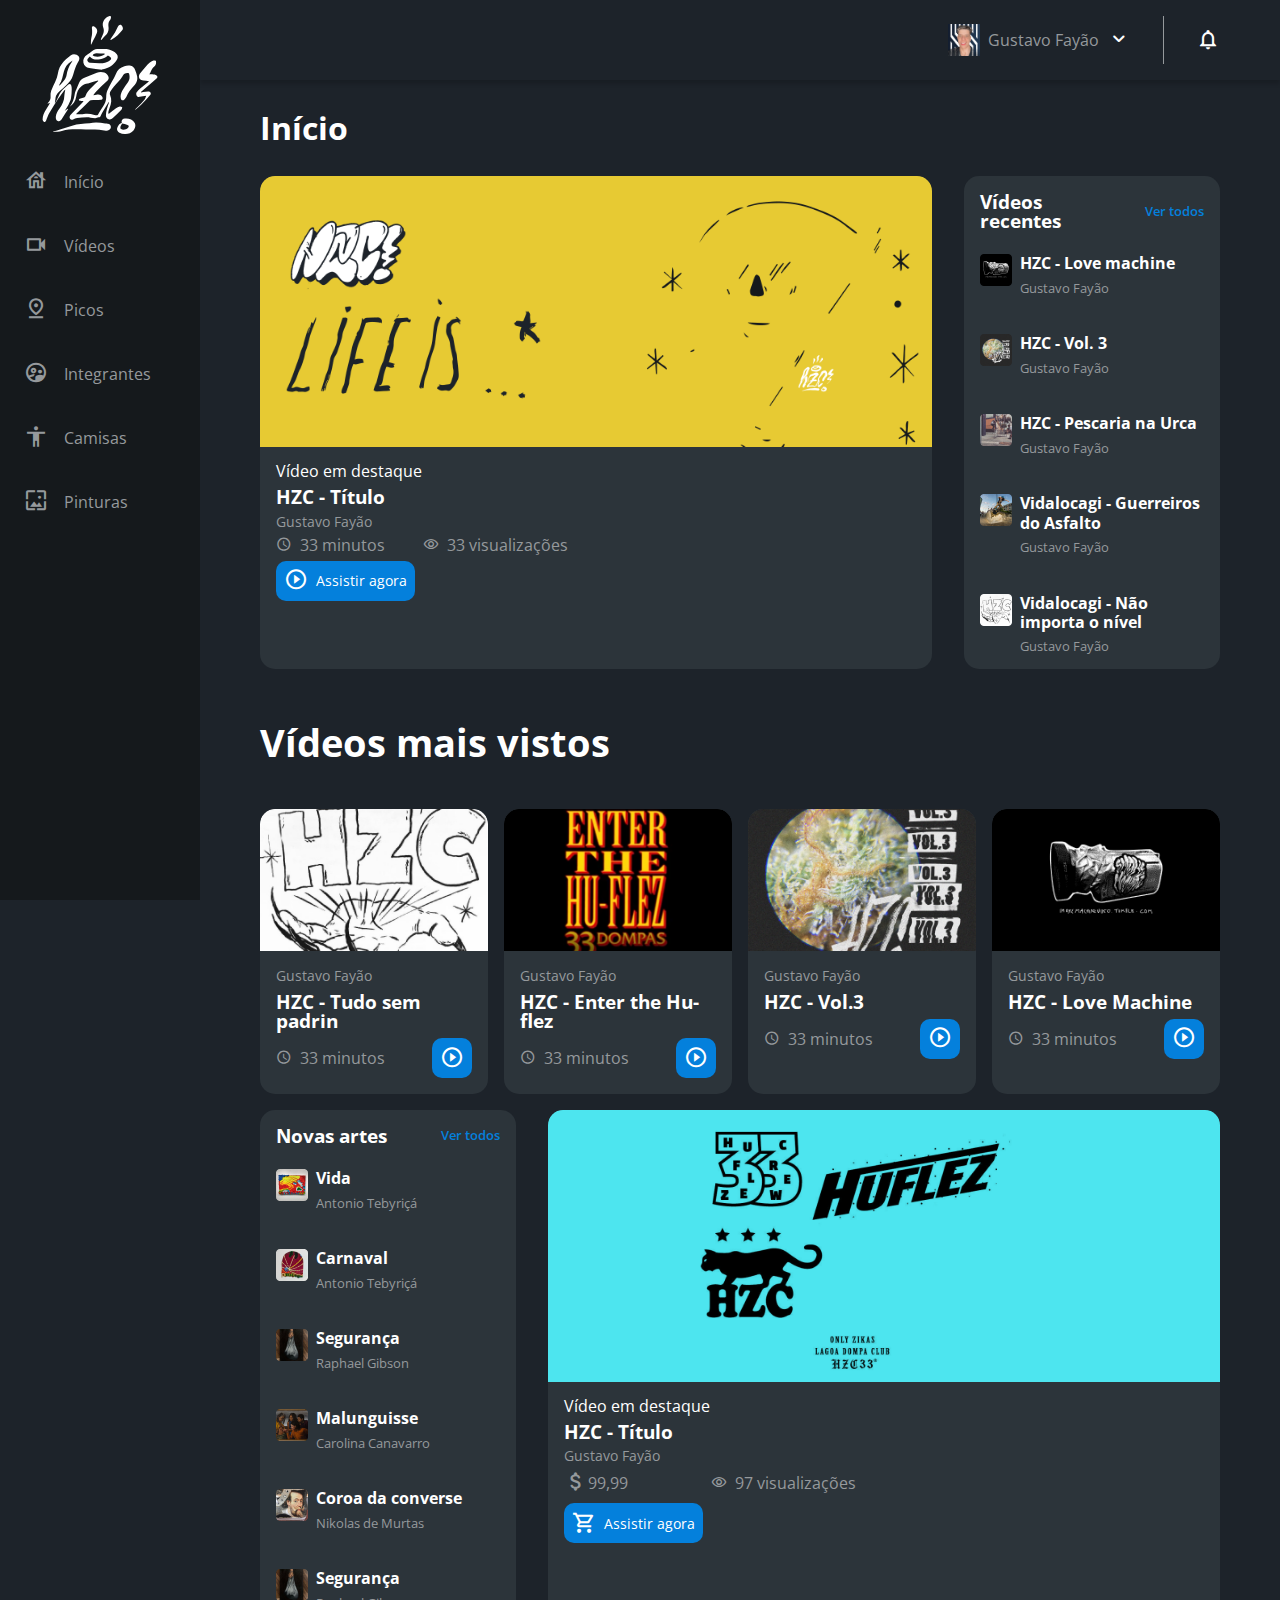
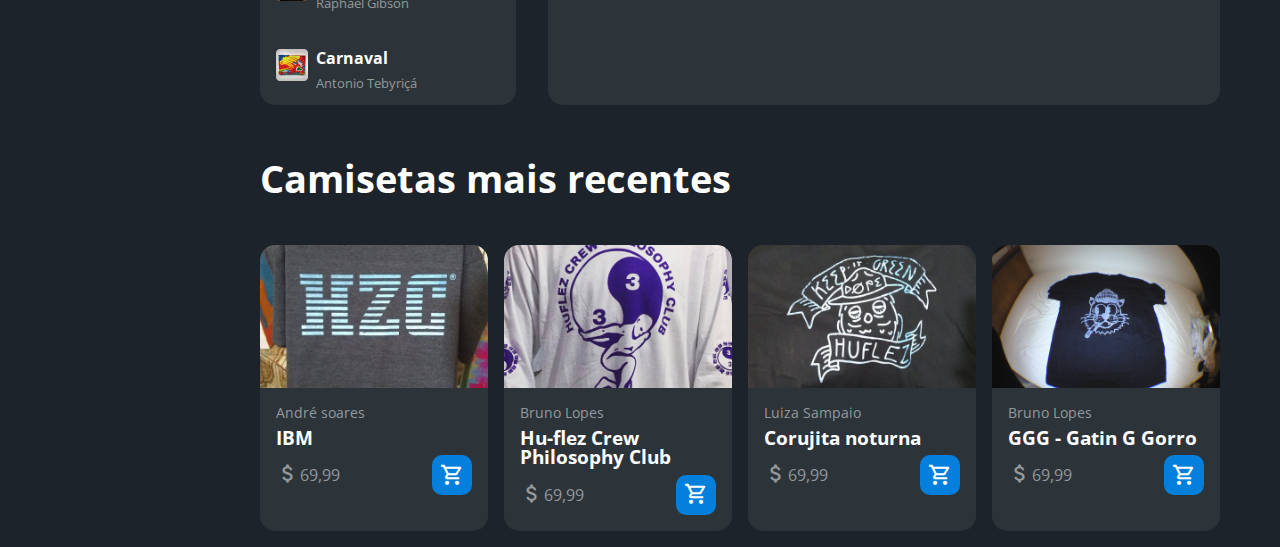
<file: index.html>
<!DOCTYPE html>
<html lang="pt-br">
<head>
    <meta charset="UTF-8">
    <meta http-equiv="X-UA-Compatible" content="IE=edge">
    <meta name="viewport" content="width=device-width, initial-scale=1.0">
    <title>HZC | Home</title>
    <link rel="preconnect" href="https://fonts.googleapis.com">
    <link rel="preconnect" href="https://fonts.gstatic.com" crossorigin>
    <link rel="stylesheet" href="https://fonts.googleapis.com/css2?family=Open+Sans:wght@400;600;700&display=swap">
    <link rel="stylesheet" href="assets/css/reset.css">
    <link rel="stylesheet" href="assets/css/styles.css">
</head>
<body>
    <header class="cabecalho">
        <button class="cabecalho__menu" aria-label="Menu"><i></i></button>
        <img src="assets/img/logo.svg" alt="Logotipo da HZC" class="cabecalho__logo">
        <p class="cabecalho__perfil">Gustavo Fayão</p>
        <button class="cabecalho__notificacao" aria-label="Notificação"><i></i></button>
    </header>
    <nav class="menu-lateral">
        <img src="assets/img/logo.svg" alt="Logotipo da HZC" class="menu-lateral__logo">
        <a href="/index.html" class="menu-lateral__link menu-lateral__link--inicio menu-lateral__link--ativo">Início</a>
        <a href="/videos.html" class="menu-lateral__link menu-lateral__link--videos menu-lateral__link--ativo">Vídeos</a>
        <a href="/picos.html" class="menu-lateral__link menu-lateral__link--picos  menu-lateral__link--ativo">Picos</a>
        <a href="#" class="menu-lateral__link menu-lateral__link--integrantes  menu-lateral__link--ativo">Integrantes</a>
        <a href="#" class="menu-lateral__link menu-lateral__link--camisas  menu-lateral__link--ativo">Camisas</a>
        <a href="#" class="menu-lateral__link menu-lateral__link--pinturas  menu-lateral__link--ativo">Pinturas</a>
    </nav>
    <main class="principal">
        <h2 class="titulo-pagina">Início</h2>
        <article class="cartao cartao--destaque destaque-video">
            <img src="assets/img/banner-mobile_1.png" alt="Banner do cartao" class="cartao__imagem cartao__imagem--mobile">
            <img src="assets/img/banner_1.png" alt="Banner do cartao" class="cartao__imagem cartao__imagem--desktop">
            <div class="cartao__conteudo">
                <p class="cartao__destaque">Vídeo em destaque</p>
                <h3 class="cartao__titulo">HZC - Título</h3>
                <p class="cartao__perfil">Gustavo Fayão</p>
                <p class="cartao__info cartao__info--tempo">33 minutos</p>
                <p class="cartao__info cartao__info--visualizacao">33 visualizações</p>
                <button class="cartao__botao cartao__botao--play cartao__botao--destaque">Assistir agora</button>
            </div>
        </article>
        <article class="cartao cartao--recentes videos-recentes">
            <h3 class="cartao__titulo">Vídeos recentes</h3>
            <a href="#" class="cartao__link">Ver todos</a>
            <ul class="cartao__lista">
                <li class="cartao__item">
                    <img src="assets/img/miniatura_1.png" alt="Thumbnail" class="cartao__item-thumbnail">
                    <h4 class="cartao__item-titulo">HZC - Love machine</h4>
                    <p class="cartao__item-perfil">Gustavo Fayão</p>
                </li>
                <li class="cartao__item">
                    <img src="assets/img/miniatura_2.png" alt="Thumbnail" class="cartao__item-thumbnail">
                    <h4 class="cartao__item-titulo">HZC - Vol. 3</h4>
                    <p class="cartao__item-perfil">Gustavo Fayão</p>
                </li>
                <li class="cartao__item">
                    <img src="assets/img/miniatura_3.png" alt="Thumbnail" class="cartao__item-thumbnail">
                    <h4 class="cartao__item-titulo">HZC - Pescaria na Urca</h4>
                    <p class="cartao__item-perfil">Gustavo Fayão</p>
                </li>
                <li class="cartao__item">
                    <img src="assets/img/miniatura_4.png" alt="Thumbnail" class="cartao__item-thumbnail">
                    <h4 class="cartao__item-titulo">Vidalocagi - Guerreiros do Asfalto</h4>
                    <p class="cartao__item-perfil">Gustavo Fayão</p>
                </li>
                <li class="cartao__item">
                    <img src="assets/img/miniatura_5.png" alt="Thumbnail" class="cartao__item-thumbnail">
                    <h4 class="cartao__item-titulo">Vidalocagi - Não importa o nível</h4>
                    <p class="cartao__item-perfil">Gustavo Fayão</p>
                </li>
            </ul>
        </article>
        <section class="secao secao-videos">
            <h1 class="titulo-secao">Vídeos mais vistos</h1>
            <article class="cartao">
                <img src="assets/img/video_1.png" alt="Vídeo" class="cartao__imagem">
                <div class="cartao__conteudo">
                    <p class="cartao__perfil">Gustavo Fayão</p>
                    <h3 class="cartao__titulo">HZC - Tudo sem padrin</h3>
                    <p class="cartao__info cartao__info--tempo">33 minutos</p>
                    <button class="cartao__botao cartao__botao--play" aria-label="Assistir agora"></button>
                </div>
            </article>
            <article class="cartao">
                <img src="assets/img/video_2.png" alt="Vídeo" class="cartao__imagem">
                <div class="cartao__conteudo">
                    <p class="cartao__perfil">Gustavo Fayão</p>
                    <h3 class="cartao__titulo">HZC - Enter the Hu-flez</h3>
                    <p class="cartao__info cartao__info--tempo">33 minutos</p>
                    <button class="cartao__botao cartao__botao--play" aria-label="Assistir agora"></button>
                </div>
            </article>
            <article class="cartao">
                <img src="assets/img/video_3.png" alt="Vídeo" class="cartao__imagem">
                <div class="cartao__conteudo">
                    <p class="cartao__perfil">Gustavo Fayão</p>
                    <h3 class="cartao__titulo">HZC - Vol.3</h3>
                    <p class="cartao__info cartao__info--tempo">33 minutos</p>
                    <button class="cartao__botao cartao__botao--play" aria-label="Assistir agora"></button>
                </div>
            </article>
            <article class="cartao">
                <img src="assets/img/video_4.png" alt="Vídeo" class="cartao__imagem">
                <div class="cartao__conteudo">
                    <p class="cartao__perfil">Gustavo Fayão</p>
                    <h3 class="cartao__titulo">HZC - Love Machine</h3>
                    <p class="cartao__info cartao__info--tempo">33 minutos</p>
                    <button class="cartao__botao cartao__botao--play" aria-label="Assistir agora"></button>
                </div>
            </article>
        </section>
        <article class="cartao cartao--recentes produtos-recentes">
            <h3 class="cartao__titulo">Novas artes</h3>
            <a href="#" class="cartao__link">Ver todos</a>
            <ul class="cartao__lista">
                <li class="cartao__item">
                    <img src="assets/img/miniatura-arte1.png" alt="Thumbnail" class="cartao__item-thumbnail">
                    <h4 class="cartao__item-titulo">Vida</h4>
                    <p class="cartao__item-perfil">Antonio Tebyriçá</p>
                </li>
                <li class="cartao__item">
                    <img src="assets/img/miniatura-arte2.png" alt="Thumbnail" class="cartao__item-thumbnail">
                    <h4 class="cartao__item-titulo">Carnaval</h4>
                    <p class="cartao__item-perfil">Antonio Tebyriçá</p>
                </li>
                <li class="cartao__item">
                    <img src="assets/img/miniatura-arte3.png" alt="Thumbnail" class="cartao__item-thumbnail">
                    <h4 class="cartao__item-titulo">Segurança</h4>
                    <p class="cartao__item-perfil">Raphael Gibson</p>
                </li>
                <li class="cartao__item">
                    <img src="assets/img/miniatura-arte4.png" alt="Thumbnail" class="cartao__item-thumbnail">
                    <h4 class="cartao__item-titulo">Malunguisse</h4>
                    <p class="cartao__item-perfil">Carolina Canavarro</p>
                </li>
                <li class="cartao__item">
                    <img src="assets/img/miniatura-arte5.png" alt="Thumbnail" class="cartao__item-thumbnail">
                    <h4 class="cartao__item-titulo">Coroa da converse</h4>
                    <p class="cartao__item-perfil">Nikolas de Murtas</p>
                </li>
                <li class="cartao__item">
                    <img src="assets/img/miniatura-arte6.png" alt="Thumbnail" class="cartao__item-thumbnail">
                    <h4 class="cartao__item-titulo">Segurança</h4>
                    <p class="cartao__item-perfil">Raphael Gibson</p>
                </li>
                <li class="cartao__item">
                    <img src="assets/img/miniatura-arte7.png" alt="Thumbnail" class="cartao__item-thumbnail">
                    <h4 class="cartao__item-titulo">Carnaval</h4>
                    <p class="cartao__item-perfil">Antonio Tebyriçá</p>
                </li>
            </ul>
        </article>
        <article class="cartao cartao--destaque destaque-produtos">
            <img src="assets/img/banner-mobile_2.png" alt="Banner do cartao" class="cartao__imagem cartao__imagem--mobile">
            <img src="assets/img/banner_2.png" alt="Banner do cartao" class="cartao__imagem cartao__imagem--desktop">
            <div class="cartao__conteudo">
                <p class="cartao__destaque">Vídeo em destaque</p>
                <h3 class="cartao__titulo">HZC - Título</h3>
                <p class="cartao__perfil">Gustavo Fayão</p>
                <p class="cartao__info cartao__info--dinheiro">99,99</p>
                <p class="cartao__info cartao__info--visualizacao">97 visualizações</p>
                <button class="cartao__botao cartao__botao--compra cartao__botao--destaque">Assistir agora</button>
            </div>
        </article>
        <section class="secao secao-produtos">
            <h3 class="titulo-secao">Camisetas mais recentes</h3>
            <article class="cartao">
                <img src="assets/img/produto_1.png" alt="Vídeo" class="cartao__imagem">
                <div class="cartao__conteudo">
                    <p class="cartao__perfil">André soares</p>
                    <h3 class="cartao__titulo">IBM</h3>
                    <p class="cartao__info cartao__info--dinheiro">69,99</p>
                    <button class="cartao__botao cartao__botao--compra" aria-label="Assistir agora"></button>
                </div>
            </article>
            <article class="cartao">
                <img src="assets/img/produto_2.png" alt="Vídeo" class="cartao__imagem">
                <div class="cartao__conteudo">
                    <p class="cartao__perfil">Bruno Lopes</p>
                    <h3 class="cartao__titulo">Hu-flez Crew Philosophy Club</h3>
                    <p class="cartao__info cartao__info--dinheiro">69,99</p>
                    <button class="cartao__botao cartao__botao--compra" aria-label="Assistir agora"></button>
                </div>
            </article>
            <article class="cartao">
                <img src="assets/img/produto_3.png" alt="Vídeo" class="cartao__imagem">
                <div class="cartao__conteudo">
                    <p class="cartao__perfil">Luiza Sampaio</p>
                    <h3 class="cartao__titulo">Corujita noturna</h3>
                    <p class="cartao__info cartao__info--dinheiro">69,99</p>
                    <button class="cartao__botao cartao__botao--compra" aria-label="Assistir agora"></button>
                </div>
            </article>
            <article class="cartao">
                <img src="assets/img/produto_4.png" alt="Vídeo" class="cartao__imagem">
                <div class="cartao__conteudo">
                    <p class="cartao__perfil">Bruno Lopes</p>
                    <h3 class="cartao__titulo">GGG - Gatin G Gorro</h3>
                    <p class="cartao__info cartao__info--dinheiro">69,99</p>
                    <button class="cartao__botao cartao__botao--compra" aria-label="Assistir agora"></button>
                </div>
            </article>
        </section>
    </main>
    <script src="index.js"></script>
</body>
</html>
</file>
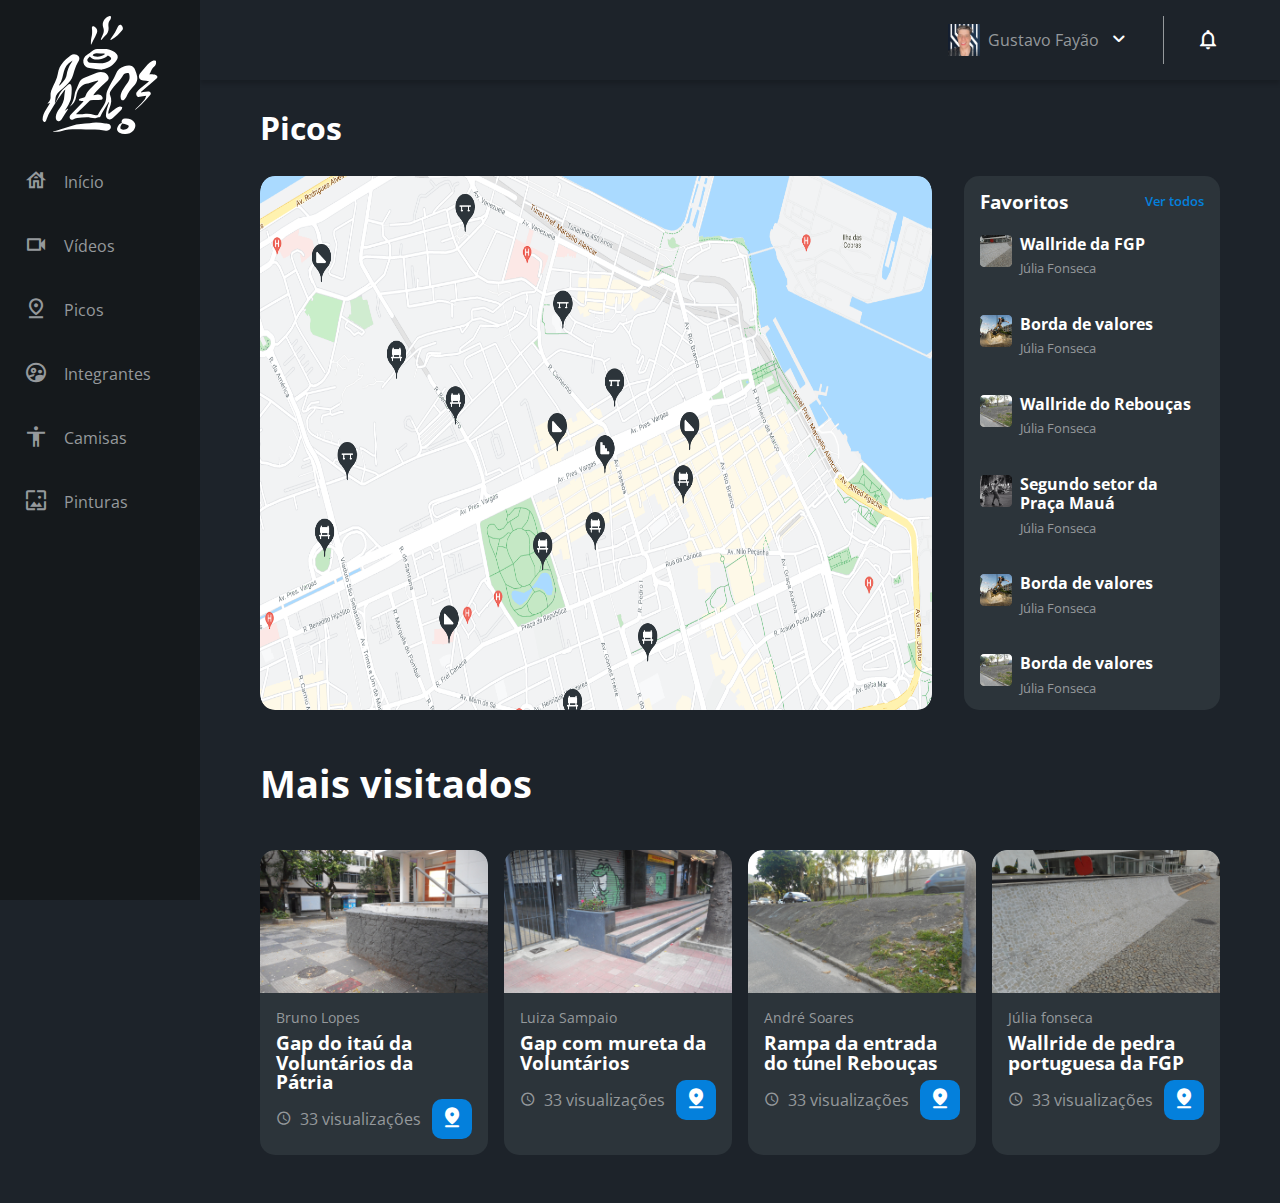
<file: picos.html>
<!DOCTYPE html>
<html lang="en">
<head>
    <meta charset="UTF-8">
    <meta http-equiv="X-UA-Compatible" content="IE=edge">
    <meta name="viewport" content="width=device-width, initial-scale=1.0">

    
    <title>HZC | Picos</title>

    <link rel="preconnect" href="https://fonts.googleapis.com">
    <link rel="preconnect" href="https://fonts.gstatic.com" crossorigin>
    <link rel="stylesheet" href="https://fonts.googleapis.com/css2?family=Open+Sans:wght@400;600;700&dispicos=swap">
    <link rel="stylesheet" href="assets/css/reset.css">
    <link rel="stylesheet" href="assets/css/styles.css">
</head>
<body>
    <header class="cabecalho">
        <button class="cabecalho__menu" aria-label="Menu"><i></i></button>
        <img src="assets/img/logo.svg" alt="Logotipo da HZC" class="cabecalho__logo">
        <p class="cabecalho__perfil">Gustavo Fayão</p>
        <button class="cabecalho__notificacao" aria-label="Notificação"><i></i></button>
    </header>
    <nav class="menu-lateral">
        <img src="assets/img/logo.svg" alt="Logotipo da HZC" class="menu-lateral__logo">
        <a href="/index.html" class="menu-lateral__link menu-lateral__link--inicio menu-lateral__link--ativo">Início</a>
        <a href="/videos.html" class="menu-lateral__link menu-lateral__link--videos menu-lateral__link--ativo">Vídeos</a>
        <a href="/picos.html" class="menu-lateral__link menu-lateral__link--picos  menu-lateral__link--ativo">Picos</a>
        <a href="#" class="menu-lateral__link menu-lateral__link--integrantes  menu-lateral__link--ativo">Integrantes</a>
        <a href="#" class="menu-lateral__link menu-lateral__link--camisas  menu-lateral__link--ativo">Camisas</a>
        <a href="#" class="menu-lateral__link menu-lateral__link--pinturas  menu-lateral__link--ativo">Pinturas</a>
    </nav>
    <main class="principal">
        <h2 class="titulo-pagina">Picos</h2>
        <article class="cartao cartao--destaque destaque-video">
            <img src="assets/img/mapa-picos.png" alt="Banner do cartao" class="cartao__imagem cartao__imagem--picos cartao__imagem--mobile" height="100%" width="100%">
            <img src="assets/img/mapa-picos.png" alt="Banner do cartao" class="cartao__imagem cartao__imagem--desktop" height="100%" width="100%">
        </article>
        <article class="cartao cartao--recentes videos-recentes">
            <h3 class="cartao__titulo">Favoritos</h3>
            <a href="#" class="cartao__link">Ver todos</a>
            <ul class="cartao__lista">
                <li class="cartao__item">
                    <img src="assets/img/miniatura__picos1.png" alt="Thumbnail" class="cartao__item-thumbnail">
                    <h4 class="cartao__item-titulo">Wallride da FGP</h4>
                    <p class="cartao__item-perfil">Júlia Fonseca</p>
                </li>
                <li class="cartao__item">
                    <img src="assets/img/miniatura__picos2.png" alt="Thumbnail" class="cartao__item-thumbnail">
                    <h4 class="cartao__item-titulo">Borda de valores</h4>
                    <p class="cartao__item-perfil">Júlia Fonseca</p>
                </li>
                <li class="cartao__item">
                    <img src="assets/img/miniatura__picos3.png" alt="Thumbnail" class="cartao__item-thumbnail">
                    <h4 class="cartao__item-titulo">Wallride do Rebouças</h4>
                    <p class="cartao__item-perfil">Júlia Fonseca</p>
                </li>
                <li class="cartao__item">
                    <img src="assets/img/miniatura__picos4.png" alt="Thumbnail" class="cartao__item-thumbnail">
                    <h4 class="cartao__item-titulo">Segundo setor da Praça Mauá</h4>
                    <p class="cartao__item-perfil">Júlia Fonseca</p>
                </li>
                <li class="cartao__item">
                    <img src="assets/img/miniatura__picos5.png" alt="Thumbnail" class="cartao__item-thumbnail">
                    <h4 class="cartao__item-titulo">Borda de valores</h4>
                    <p class="cartao__item-perfil">Júlia Fonseca</p>
                </li>
                <li class="cartao__item">
                    <img src="assets/img/miniatura__picos6.png" alt="Thumbnail" class="cartao__item-thumbnail">
                    <h4 class="cartao__item-titulo">Borda de valores</h4>
                    <p class="cartao__item-perfil">Júlia Fonseca</p>
                </li>
            </ul>
        </article>
        <section class="secao secao-videos">
            <h1 class="titulo-secao">Mais visitados</h1>
            <article class="cartao">
                <img src="assets/img/picos1.png" alt="Vídeo" class="cartao__imagem">
                <div class="cartao__conteudo">
                    <p class="cartao__perfil">Bruno Lopes</p>
                    <h3 class="cartao__titulo">Gap do itaú da Voluntários da Pátria</h3>
                    <p class="cartao__info cartao__info--tempo">33 visualizações</p>
                    <button class="cartao__botao cartao__botao--picos" aria-label="Picos"></button>
                </div>
            </article>
            <article class="cartao">
                <img src="assets/img/picos2.png" alt="Vídeo" class="cartao__imagem">
                <div class="cartao__conteudo">
                    <p class="cartao__perfil">Luiza Sampaio</p>
                    <h3 class="cartao__titulo">Gap com mureta da Voluntários</h3>
                    <p class="cartao__info cartao__info--tempo">33 visualizações</p>
                    <button class="cartao__botao cartao__botao--picos" aria-label="Picos"></button>
                </div>
            </article>
            <article class="cartao">
                <img src="assets/img/picos3.png" alt="Vídeo" class="cartao__imagem">
                <div class="cartao__conteudo">
                    <p class="cartao__perfil">André Soares</p>
                    <h3 class="cartao__titulo">Rampa da entrada do túnel Rebouças</h3>
                    <p class="cartao__info cartao__info--tempo">33 visualizações</p>
                    <button class="cartao__botao cartao__botao--picos" aria-label="Picos"></button>
                </div>
            </article>
            <article class="cartao">
                <img src="assets/img/picos4.png" alt="Vídeo" class="cartao__imagem">
                <div class="cartao__conteudo">
                    <p class="cartao__perfil">Júlia fonseca</p>
                    <h3 class="cartao__titulo">Wallride de pedra portuguesa da FGP</h3>
                    <p class="cartao__info cartao__info--tempo">33 visualizações</p>
                    <button class="cartao__botao cartao__botao--picos" aria-label="Picos"></button>
                </div>
            </article>
        </section>

        <script src="index.js"></script>
    </main>
</body>
</html>
</file>
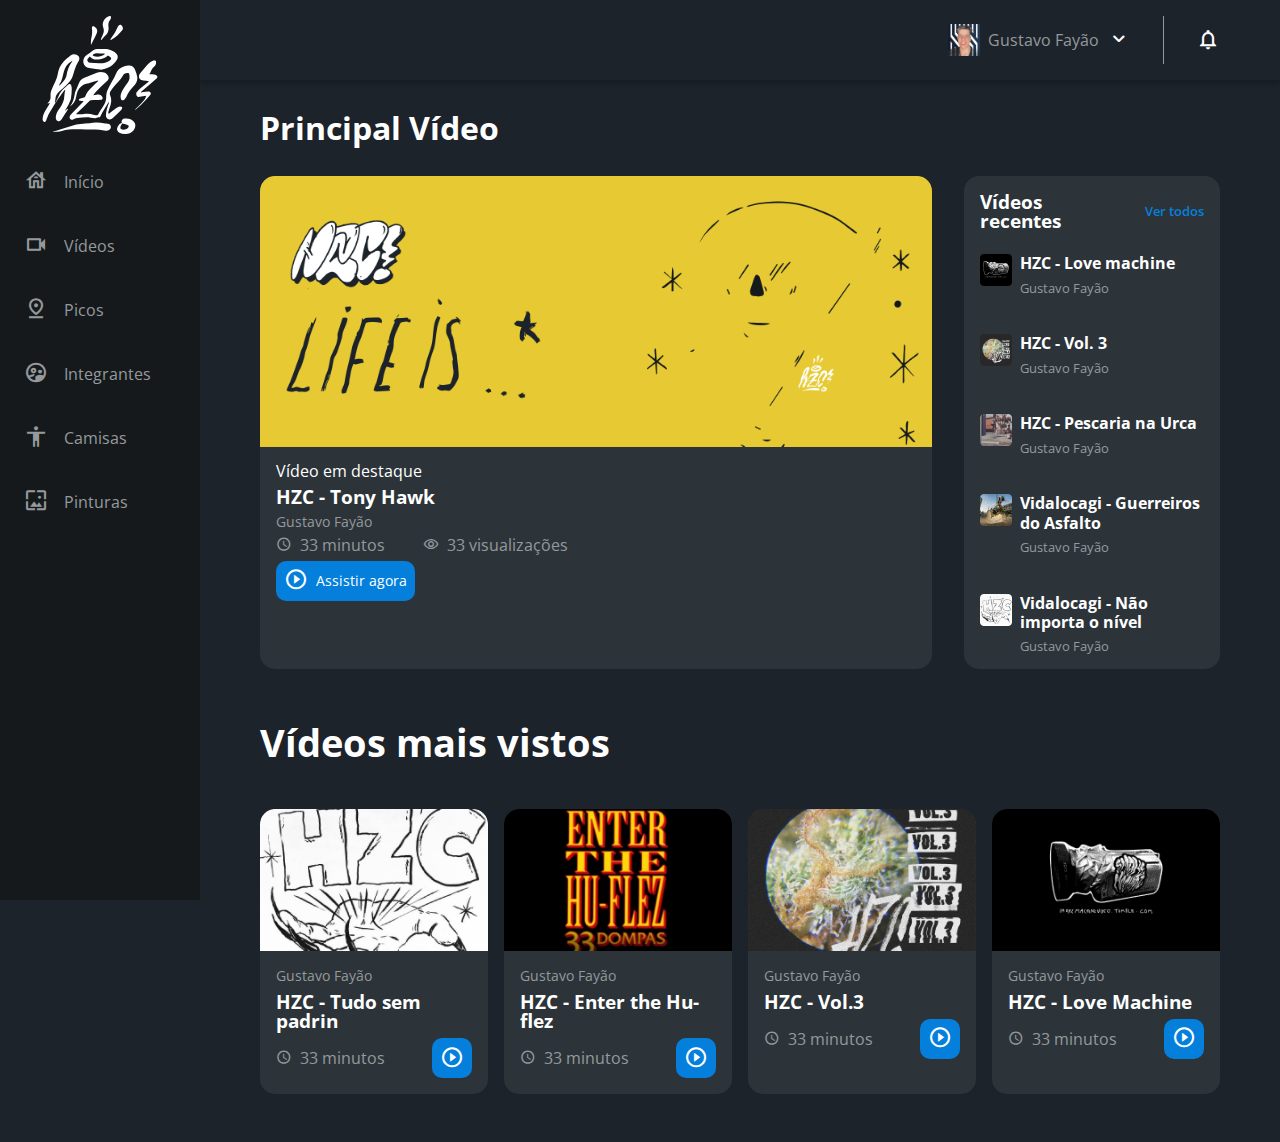
<file: videos.html>
<!DOCTYPE html>
<html lang="pt-br">
<head>
    <meta charset="UTF-8">
    <meta http-equiv="X-UA-Compatible" content="IE=edge">
    <meta name="viewport" content="width=device-width, initial-scale=1.0">
    <title>HZC | Videos</title>
    <link rel="preconnect" href="https://fonts.googleapis.com">
    <link rel="preconnect" href="https://fonts.gstatic.com" crossorigin>
    <link rel="stylesheet" href="https://fonts.googleapis.com/css2?family=Open+Sans:wght@400;600;700&display=swap">
    <link rel="stylesheet" href="assets/css/reset.css">
    <link rel="stylesheet" href="assets/css/styles.css">
</head>
<body>
    <header class="cabecalho">
        <button class="cabecalho__menu" aria-label="Menu"><i></i></button>
        <img src="assets/img/logo.svg" alt="Logotipo da HZC" class="cabecalho__logo">
        <p class="cabecalho__perfil">Gustavo Fayão</p>
        <button class="cabecalho__notificacao" aria-label="Notificação"><i></i></button>
    </header>
    <nav class="menu-lateral">
        <img src="assets/img/logo.svg" alt="Logotipo da HZC" class="menu-lateral__logo">
        <a href="/index.html" class="menu-lateral__link menu-lateral__link--inicio menu-lateral__link--ativo">Início</a>
        <a href="#" class="menu-lateral__link menu-lateral__link--videos menu-lateral__link--ativo">Vídeos</a>
        <a href="/picos.html" class="menu-lateral__link menu-lateral__link--picos  menu-lateral__link--ativo">Picos</a>
        <a href="#" class="menu-lateral__link menu-lateral__link--integrantes  menu-lateral__link--ativo">Integrantes</a>
        <a href="#" class="menu-lateral__link menu-lateral__link--camisas  menu-lateral__link--ativo">Camisas</a>
        <a href="#" class="menu-lateral__link menu-lateral__link--pinturas  menu-lateral__link--ativo">Pinturas</a>
    </nav>
    <main class="principal">
        <h2 class="titulo-pagina">Principal Vídeo</h2>
        <article class="cartao cartao--destaque destaque-video">
            <img src="assets/img/banner-mobile_1.png" alt="Banner do cartao" class="cartao__imagem cartao__imagem--mobile">
            <img src="assets/img/banner_1.png" alt="Banner do cartao" class="cartao__imagem cartao__imagem--desktop">
            <div class="cartao__conteudo">
                <p class="cartao__destaque">Vídeo em destaque</p>
                <h3 class="cartao__titulo">HZC - Tony Hawk</h3>
                <p class="cartao__perfil">Gustavo Fayão</p>
                <p class="cartao__info cartao__info--tempo">33 minutos</p>
                <p class="cartao__info cartao__info--visualizacao">33 visualizações</p>
                <button class="cartao__botao cartao__botao--play cartao__botao--destaque"><a href="/Tony Hawk.html">Assistir agora</a></button>
            </div>
        </article>
        <article class="cartao cartao--recentes videos-recentes">
            <h3 class="cartao__titulo">Vídeos recentes</h3>
            <a href="#" class="cartao__link">Ver todos</a>
            <ul class="cartao__lista">
                <li class="cartao__item">
                    <img src="assets/img/miniatura_1.png" alt="Thumbnail" class="cartao__item-thumbnail">
                    <h4 class="cartao__item-titulo">HZC - Love machine</h4>
                    <p class="cartao__item-perfil">Gustavo Fayão</p>
                </li>
                <li class="cartao__item">
                    <img src="assets/img/miniatura_2.png" alt="Thumbnail" class="cartao__item-thumbnail">
                    <h4 class="cartao__item-titulo">HZC - Vol. 3</h4>
                    <p class="cartao__item-perfil">Gustavo Fayão</p>
                </li>
                <li class="cartao__item">
                    <img src="assets/img/miniatura_3.png" alt="Thumbnail" class="cartao__item-thumbnail">
                    <h4 class="cartao__item-titulo">HZC - Pescaria na Urca</h4>
                    <p class="cartao__item-perfil">Gustavo Fayão</p>
                </li>
                <li class="cartao__item">
                    <img src="assets/img/miniatura_4.png" alt="Thumbnail" class="cartao__item-thumbnail">
                    <h4 class="cartao__item-titulo">Vidalocagi - Guerreiros do Asfalto</h4>
                    <p class="cartao__item-perfil">Gustavo Fayão</p>
                </li>
                <li class="cartao__item">
                    <img src="assets/img/miniatura_5.png" alt="Thumbnail" class="cartao__item-thumbnail">
                    <h4 class="cartao__item-titulo">Vidalocagi - Não importa o nível</h4>
                    <p class="cartao__item-perfil">Gustavo Fayão</p>
                </li>
            </ul>
        </article>
        <section class="secao secao-videos">
            <h1 class="titulo-secao">Vídeos mais vistos</h1>
            <article class="cartao">
                <img src="assets/img/video_1.png" alt="Vídeo" class="cartao__imagem">
                <div class="cartao__conteudo">
                    <p class="cartao__perfil">Gustavo Fayão</p>
                    <h3 class="cartao__titulo">HZC - Tudo sem padrin</h3>
                    <p class="cartao__info cartao__info--tempo">33 minutos</p>
                    <button class="cartao__botao cartao__botao--play" aria-label="Assistir agora"></button>
                </div>
            </article>
            <article class="cartao">
                <img src="assets/img/video_2.png" alt="Vídeo" class="cartao__imagem">
                <div class="cartao__conteudo">
                    <p class="cartao__perfil">Gustavo Fayão</p>
                    <h3 class="cartao__titulo">HZC - Enter the Hu-flez</h3>
                    <p class="cartao__info cartao__info--tempo">33 minutos</p>
                    <button class="cartao__botao cartao__botao--play" aria-label="Assistir agora"></button>
                </div>
            </article>
            <article class="cartao">
                <img src="assets/img/video_3.png" alt="Vídeo" class="cartao__imagem">
                <div class="cartao__conteudo">
                    <p class="cartao__perfil">Gustavo Fayão</p>
                    <h3 class="cartao__titulo">HZC - Vol.3</h3>
                    <p class="cartao__info cartao__info--tempo">33 minutos</p>
                    <button class="cartao__botao cartao__botao--play" aria-label="Assistir agora"></button>
                </div>
            </article>
            <article class="cartao">
                <img src="assets/img/video_4.png" alt="Vídeo" class="cartao__imagem">
                <div class="cartao__conteudo">
                    <p class="cartao__perfil">Gustavo Fayão</p>
                    <h3 class="cartao__titulo">HZC - Love Machine</h3>
                    <p class="cartao__info cartao__info--tempo">33 minutos</p>
                    <button class="cartao__botao cartao__botao--play" aria-label="Assistir agora"></button>
                </div>
            </article>
        </section>
<script src="/index.js"></script>
</body>
</html>
</file>
<file: assets/css/styles.css>
@import url(../css/cabeçalho.css);
@import url(../css/principal.css);
@import url(../css/secao.css);
@font-face {
    font-family: 'icones';
    src: url(../font/icones.ttf);
}


body {
    background-color: #1D232A;
    font-family: 'Open Sans', 'icones', sans-serif;
    color: #FFFFFF;
}

@media screen and (min-width: 1024px) {
    body {
        display: grid;
        grid-template-columns: auto 1fr;
        font-family: 'Open Sans', 'icones', sans-serif;
    }
}
</file>
